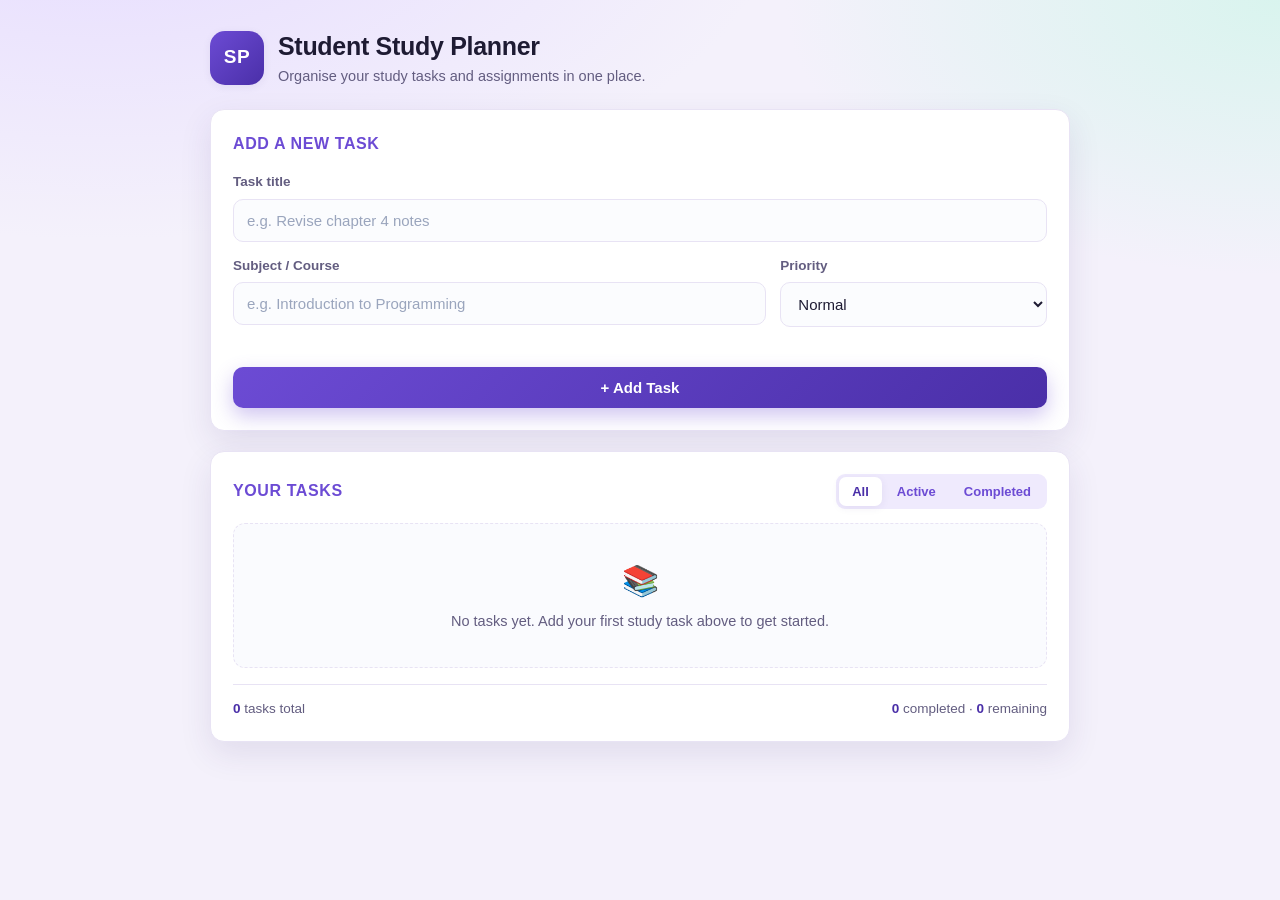
<file: index.html>
<!DOCTYPE html>
<html lang="en">
<head>
  <meta charset="UTF-8" />
  <meta name="viewport" content="width=device-width, initial-scale=1.0" />
  <title>Student Study Planner</title>
  <style>
:root {
  --bg: #f4f1fb;
  --surface: #ffffff;
  --ink: #1e1b33;
  --ink-soft: #635d80;
  --line: #e8e3f4;
  --brand: #6c4bd4;
  --brand-dark: #4a2fa8;
  --brand-soft: #efeafd;
  --accent: #12a888;
  --danger: #d9465f;
  --high: #e0503f;
  --normal: #d68a1c;
  --low: #3a86d6;
  --radius: 14px;
  --shadow: 0 12px 32px rgba(58, 40, 110, 0.10);
  --shadow-sm: 0 2px 8px rgba(58, 40, 110, 0.07);
}

* {
  box-sizing: border-box;
  margin: 0;
  padding: 0;
}

body {
  font-family: "Segoe UI", Roboto, -apple-system, BlinkMacSystemFont, "Helvetica Neue", Arial, sans-serif;
  background: radial-gradient(1100px 560px at 8% -12%, #e6dcff 0%, transparent 62%),
              radial-gradient(900px 500px at 100% 0%, #d9f4ee 0%, transparent 55%),
              var(--bg);
  color: var(--ink);
  line-height: 1.5;
  min-height: 100vh;
  padding: 28px 16px 48px;
  -webkit-font-smoothing: antialiased;
}

.app-shell {
  max-width: 860px;
  margin: 0 auto;
}

/* ---------- Header ---------- */
.app-header {
  margin-bottom: 22px;
}

.brand {
  display: flex;
  align-items: center;
  gap: 14px;
}

.brand-mark {
  width: 54px;
  height: 54px;
  flex: 0 0 54px;
  border-radius: 15px;
  background: linear-gradient(135deg, var(--brand) 0%, var(--brand-dark) 100%);
  color: #fff;
  font-weight: 700;
  font-size: 19px;
  letter-spacing: 0.5px;
  display: grid;
  place-items: center;
  box-shadow: var(--shadow-sm);
}

.brand-text h1 {
  font-size: 25px;
  letter-spacing: -0.3px;
  color: var(--ink);
}

.brand-text p {
  color: var(--ink-soft);
  font-size: 14.5px;
}

/* ---------- Cards ---------- */
.card {
  background: var(--surface);
  border: 1px solid var(--line);
  border-radius: var(--radius);
  box-shadow: var(--shadow);
  padding: 22px;
  margin-bottom: 20px;
}

.card h2 {
  font-size: 16px;
  text-transform: uppercase;
  letter-spacing: 0.6px;
  color: var(--brand);
  margin-bottom: 16px;
}

/* ---------- Form ---------- */
.field {
  margin-bottom: 14px;
}

.field label {
  display: block;
  font-size: 13.5px;
  font-weight: 600;
  color: var(--ink-soft);
  margin-bottom: 6px;
}

.field input,
.field select {
  width: 100%;
  padding: 12px 13px;
  font-size: 15px;
  font-family: inherit;
  color: var(--ink);
  background: #fbfcfe;
  border: 1px solid var(--line);
  border-radius: 10px;
  transition: border-color 0.15s, box-shadow 0.15s, background 0.15s;
}

.field input::placeholder {
  color: #9aa5bd;
}

.field input:focus,
.field select:focus {
  outline: none;
  background: #fff;
  border-color: var(--brand);
  box-shadow: 0 0 0 3px rgba(108, 75, 212, 0.16);
}

.field-row {
  display: grid;
  grid-template-columns: 2fr 1fr;
  gap: 14px;
}

.error {
  color: var(--danger);
  font-size: 13.5px;
  font-weight: 600;
  min-height: 18px;
  margin-bottom: 8px;
}

.btn {
  font-family: inherit;
  font-size: 15px;
  font-weight: 600;
  border: none;
  border-radius: 10px;
  padding: 12px 20px;
  cursor: pointer;
  transition: transform 0.08s, background 0.15s, box-shadow 0.15s;
}

.btn:active {
  transform: translateY(1px);
}

.btn-primary {
  width: 100%;
  background: linear-gradient(135deg, var(--brand) 0%, var(--brand-dark) 100%);
  color: #fff;
  box-shadow: 0 8px 20px rgba(108, 75, 212, 0.32);
}

.btn-primary:hover {
  box-shadow: 0 12px 28px rgba(108, 75, 212, 0.42);
}

/* ---------- List head ---------- */
.list-head {
  display: flex;
  align-items: center;
  justify-content: space-between;
  gap: 12px;
  flex-wrap: wrap;
  margin-bottom: 14px;
}

.list-head h2 {
  margin-bottom: 0;
}

.filters {
  display: inline-flex;
  background: var(--brand-soft);
  border-radius: 9px;
  padding: 3px;
  gap: 2px;
}

.filter-btn {
  font-family: inherit;
  font-size: 13px;
  font-weight: 600;
  color: var(--brand);
  background: transparent;
  border: none;
  border-radius: 7px;
  padding: 7px 13px;
  cursor: pointer;
  transition: background 0.15s, color 0.15s;
}

.filter-btn.is-active {
  background: #fff;
  color: var(--brand-dark);
  box-shadow: var(--shadow-sm);
}

/* ---------- Task list ---------- */
.task-list {
  list-style: none;
}

.task-item {
  display: flex;
  align-items: flex-start;
  gap: 12px;
  padding: 14px 4px;
  border-bottom: 1px solid var(--line);
  animation: fade-in 0.2s ease;
}

.task-item:last-child {
  border-bottom: none;
}

@keyframes fade-in {
  from { opacity: 0; transform: translateY(4px); }
  to { opacity: 1; transform: translateY(0); }
}

.task-check {
  width: 21px;
  height: 21px;
  flex: 0 0 21px;
  margin-top: 2px;
  accent-color: var(--accent);
  cursor: pointer;
}

.task-body {
  flex: 1;
  min-width: 0;
}

.task-title {
  font-size: 15.5px;
  font-weight: 600;
  color: var(--ink);
  overflow-wrap: anywhere;
}

.task-item.is-done .task-title {
  color: #94a0b8;
  text-decoration: line-through;
}

.task-meta {
  display: flex;
  align-items: center;
  gap: 8px;
  flex-wrap: wrap;
  margin-top: 5px;
}

.subject-chip {
  display: inline-block;
  font-size: 12px;
  font-weight: 600;
  color: var(--brand);
  background: var(--brand-soft);
  border-radius: 6px;
  padding: 3px 9px;
}

.priority-chip {
  display: inline-block;
  font-size: 11.5px;
  font-weight: 700;
  text-transform: uppercase;
  letter-spacing: 0.4px;
  border-radius: 6px;
  padding: 3px 8px;
  color: #fff;
}

.priority-chip.High { background: var(--high); }
.priority-chip.Normal { background: var(--normal); }
.priority-chip.Low { background: var(--low); }

.task-item.is-done .subject-chip,
.task-item.is-done .priority-chip {
  opacity: 0.55;
}

.btn-delete {
  flex: 0 0 auto;
  font-size: 13px;
  font-weight: 600;
  color: var(--danger);
  background: #fdf0f0;
  border: 1px solid #f6d6d6;
  border-radius: 8px;
  padding: 7px 12px;
  cursor: pointer;
  transition: background 0.15s, color 0.15s;
}

.btn-delete:hover {
  background: var(--danger);
  color: #fff;
  border-color: var(--danger);
}

/* ---------- Empty state ---------- */
.empty-state {
  display: none;
  text-align: center;
  color: var(--ink-soft);
  font-size: 14.5px;
  padding: 34px 16px;
  background: #fafbfe;
  border: 1px dashed var(--line);
  border-radius: 12px;
}

.empty-state.is-visible {
  display: block;
}

.empty-icon {
  display: block;
  font-size: 30px;
  margin-bottom: 8px;
}

/* ---------- Summary ---------- */
.summary {
  margin-top: 16px;
  padding-top: 14px;
  border-top: 1px solid var(--line);
  font-size: 13.5px;
  color: var(--ink-soft);
  display: flex;
  justify-content: space-between;
  gap: 10px;
  flex-wrap: wrap;
}

.summary strong {
  color: var(--brand-dark);
}

/* ---------- Footer ---------- */
.app-footer {
  text-align: center;
  font-size: 13px;
  color: var(--ink-soft);
  margin-top: 8px;
}

.app-footer .muted {
  color: #98a3ba;
  font-size: 12.5px;
  margin-top: 3px;
}

/* ---------- Responsive ---------- */
@media (max-width: 560px) {
  body { padding: 18px 12px 40px; }
  .brand-text h1 { font-size: 21px; }
  .field-row { grid-template-columns: 1fr; }
  .list-head { flex-direction: column; align-items: flex-start; }
  .task-item { flex-wrap: wrap; }
}

  </style>
  <link rel="icon" href="data:image/svg+xml,<svg xmlns='http://www.w3.org/2000/svg' viewBox='0 0 100 100'><text y='.9em' font-size='90'>📘</text></svg>" />
</head>
<body>
  <div class="app-shell">
    <header class="app-header">
      <div class="brand">
        <div class="brand-mark">SP</div>
        <div class="brand-text">
          <h1>Student Study Planner</h1>
          <p>Organise your study tasks and assignments in one place.</p>
        </div>
      </div>
    </header>

    <main class="app-main">
      <section class="card add-card" aria-labelledby="add-heading">
        <h2 id="add-heading">Add a new task</h2>
        <form id="task-form" novalidate>
          <div class="field">
            <label for="task-title">Task title</label>
            <input
              type="text"
              id="task-title"
              name="task-title"
              placeholder="e.g. Revise chapter 4 notes"
              autocomplete="off"
              maxlength="80"
            />
          </div>

          <div class="field-row">
            <div class="field">
              <label for="task-subject">Subject / Course</label>
              <input
                type="text"
                id="task-subject"
                name="task-subject"
                placeholder="e.g. Introduction to Programming"
                autocomplete="off"
                maxlength="60"
              />
            </div>
            <div class="field">
              <label for="task-priority">Priority</label>
              <select id="task-priority" name="task-priority">
                <option value="Normal" selected>Normal</option>
                <option value="High">High</option>
                <option value="Low">Low</option>
              </select>
            </div>
          </div>

          <p class="error" id="form-error" role="alert" aria-live="assertive"></p>

          <button type="submit" class="btn btn-primary" id="add-btn">
            <span aria-hidden="true">+</span> Add Task
          </button>
        </form>
      </section>

      <section class="card list-card" aria-labelledby="list-heading">
        <div class="list-head">
          <h2 id="list-heading">Your tasks</h2>
          <div class="filters" role="group" aria-label="Filter tasks">
            <button class="filter-btn is-active" data-filter="all" type="button">All</button>
            <button class="filter-btn" data-filter="active" type="button">Active</button>
            <button class="filter-btn" data-filter="completed" type="button">Completed</button>
          </div>
        </div>

        <ul id="task-list" class="task-list"></ul>

        <p class="empty-state" id="empty-state">
          <span class="empty-icon" aria-hidden="true">📚</span>
          <span id="empty-text">No tasks yet. Add your first study task above to get started.</span>
        </p>

        <div class="summary" id="summary"></div>
      </section>
    </main>
  </div>

  <script>
/* ---------------------------------------------------------
   storage.js
   Handles saving and loading tasks using the browser's
   localStorage. This means tasks stay on the page even
   after the user refreshes or closes the browser.
--------------------------------------------------------- */

const STORAGE_KEY = "atu-study-planner-tasks";

/**
 * Load all saved tasks from local storage.
 * Returns an empty array if nothing is saved yet.
 */
function loadTasks() {
  try {
    const raw = localStorage.getItem(STORAGE_KEY);
    if (!raw) return [];
    const parsed = JSON.parse(raw);
    return Array.isArray(parsed) ? parsed : [];
  } catch (error) {
    console.error("Could not read saved tasks:", error);
    return [];
  }
}

/**
 * Save the full list of tasks to local storage.
 */
function saveTasks(tasks) {
  try {
    localStorage.setItem(STORAGE_KEY, JSON.stringify(tasks));
  } catch (error) {
    console.error("Could not save tasks:", error);
  }
}

  </script>
  <script>
/* ---------------------------------------------------------
   app.js
   Main logic for the Student Study Planner.
   Features: add, display, complete/uncomplete, delete,
   input validation, empty message, saving after refresh,
   plus two small extras (priority label + status filter).
--------------------------------------------------------- */

// ---------- State ----------
let tasks = loadTasks();
let currentFilter = "all";

// ---------- Element references ----------
const form = document.getElementById("task-form");
const titleInput = document.getElementById("task-title");
const subjectInput = document.getElementById("task-subject");
const priorityInput = document.getElementById("task-priority");
const errorBox = document.getElementById("form-error");
const listEl = document.getElementById("task-list");
const emptyState = document.getElementById("empty-state");
const emptyText = document.getElementById("empty-text");
const summaryEl = document.getElementById("summary");
const filterButtons = document.querySelectorAll(".filter-btn");

// ---------- Helpers ----------
function createId() {
  return "task-" + Date.now() + "-" + Math.random().toString(16).slice(2, 8);
}

// Only safe, escaped text is ever placed into the page.
function escapeHtml(value) {
  return String(value)
    .replace(/&/g, "&amp;")
    .replace(/</g, "&lt;")
    .replace(/>/g, "&gt;")
    .replace(/"/g, "&quot;")
    .replace(/'/g, "&#39;");
}

function showError(message) {
  errorBox.textContent = message;
  if (message) {
    titleInput.setAttribute("aria-invalid", "true");
  } else {
    titleInput.removeAttribute("aria-invalid");
  }
}

// ---------- Rendering ----------
function getVisibleTasks() {
  if (currentFilter === "active") return tasks.filter((t) => !t.completed);
  if (currentFilter === "completed") return tasks.filter((t) => t.completed);
  return tasks;
}

function render() {
  const visible = getVisibleTasks();
  listEl.innerHTML = "";

  visible.forEach((task) => {
    const li = document.createElement("li");
    li.className = "task-item" + (task.completed ? " is-done" : "");
    li.dataset.id = task.id;

    li.innerHTML = `
      <input
        class="task-check"
        type="checkbox"
        ${task.completed ? "checked" : ""}
        aria-label="Mark task complete"
        data-action="toggle"
      />
      <div class="task-body">
        <div class="task-title">${escapeHtml(task.title)}</div>
        <div class="task-meta">
          ${task.subject ? `<span class="subject-chip">${escapeHtml(task.subject)}</span>` : ""}
          <span class="priority-chip ${escapeHtml(task.priority || "Normal")}">${escapeHtml(task.priority || "Normal")}</span>
        </div>
      </div>
      <button class="btn-delete" type="button" data-action="delete">Delete</button>
    `;

    listEl.appendChild(li);
  });

  // Empty message (also covers "no tasks match this filter")
  if (visible.length === 0) {
    emptyState.classList.add("is-visible");
    if (tasks.length === 0) {
      emptyText.textContent = "No tasks yet. Add your first study task above to get started.";
    } else if (currentFilter === "active") {
      emptyText.textContent = "No active tasks. Everything is complete. Well done!";
    } else {
      emptyText.textContent = "No completed tasks yet. Keep going!";
    }
  } else {
    emptyState.classList.remove("is-visible");
  }

  // Summary bar
  const total = tasks.length;
  const done = tasks.filter((t) => t.completed).length;
  summaryEl.innerHTML = `
    <span><strong>${total}</strong> task${total === 1 ? "" : "s"} total</span>
    <span><strong>${done}</strong> completed &middot; <strong>${total - done}</strong> remaining</span>
  `;
}

// ---------- Actions ----------
function addTask(event) {
  event.preventDefault();

  const title = titleInput.value.trim();
  const subject = subjectInput.value.trim();
  const priority = priorityInput.value;

  // Required feature: reject a blank title.
  if (!title) {
    showError("Please enter a task title before adding.");
    titleInput.focus();
    return;
  }

  showError("");

  tasks.push({
    id: createId(),
    title: title,
    subject: subject,
    priority: priority,
    completed: false,
    createdAt: new Date().toISOString(),
  });

  saveTasks(tasks);
  render();

  form.reset();
  priorityInput.value = "Normal";
  titleInput.focus();
}

function toggleTask(id) {
  const task = tasks.find((t) => t.id === id);
  if (!task) return;
  task.completed = !task.completed;
  saveTasks(tasks);
  render();
}

function deleteTask(id) {
  tasks = tasks.filter((t) => t.id !== id);
  saveTasks(tasks);
  render();
}

// ---------- Events ----------
form.addEventListener("submit", addTask);

listEl.addEventListener("click", (event) => {
  const action = event.target.dataset.action;
  if (!action) return;
  const id = event.target.closest(".task-item").dataset.id;
  if (action === "delete") deleteTask(id);
});

listEl.addEventListener("change", (event) => {
  if (event.target.dataset.action === "toggle") {
    const id = event.target.closest(".task-item").dataset.id;
    toggleTask(id);
  }
});

filterButtons.forEach((btn) => {
  btn.addEventListener("click", () => {
    filterButtons.forEach((b) => b.classList.remove("is-active"));
    btn.classList.add("is-active");
    currentFilter = btn.dataset.filter;
    render();
  });
});

// ---------- Start ----------
render();

  </script>
</body>
</html>
</file>
